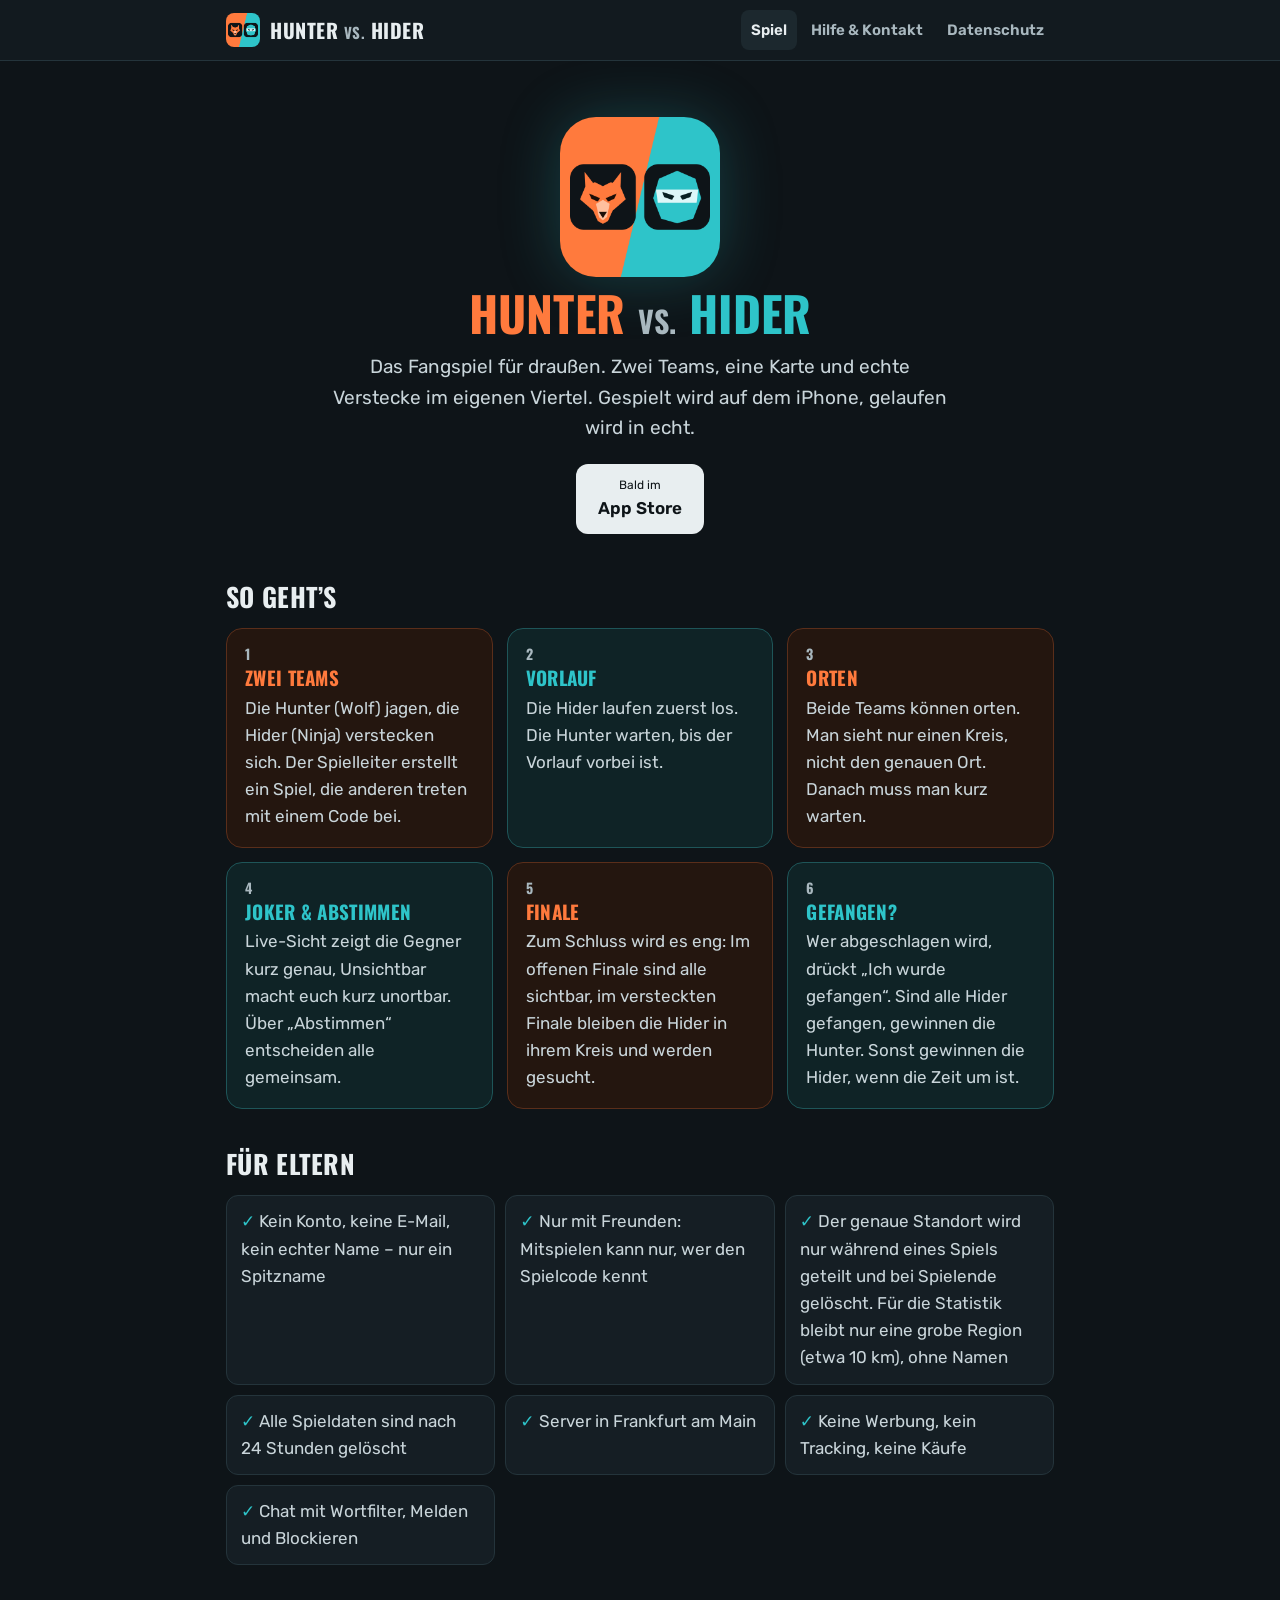
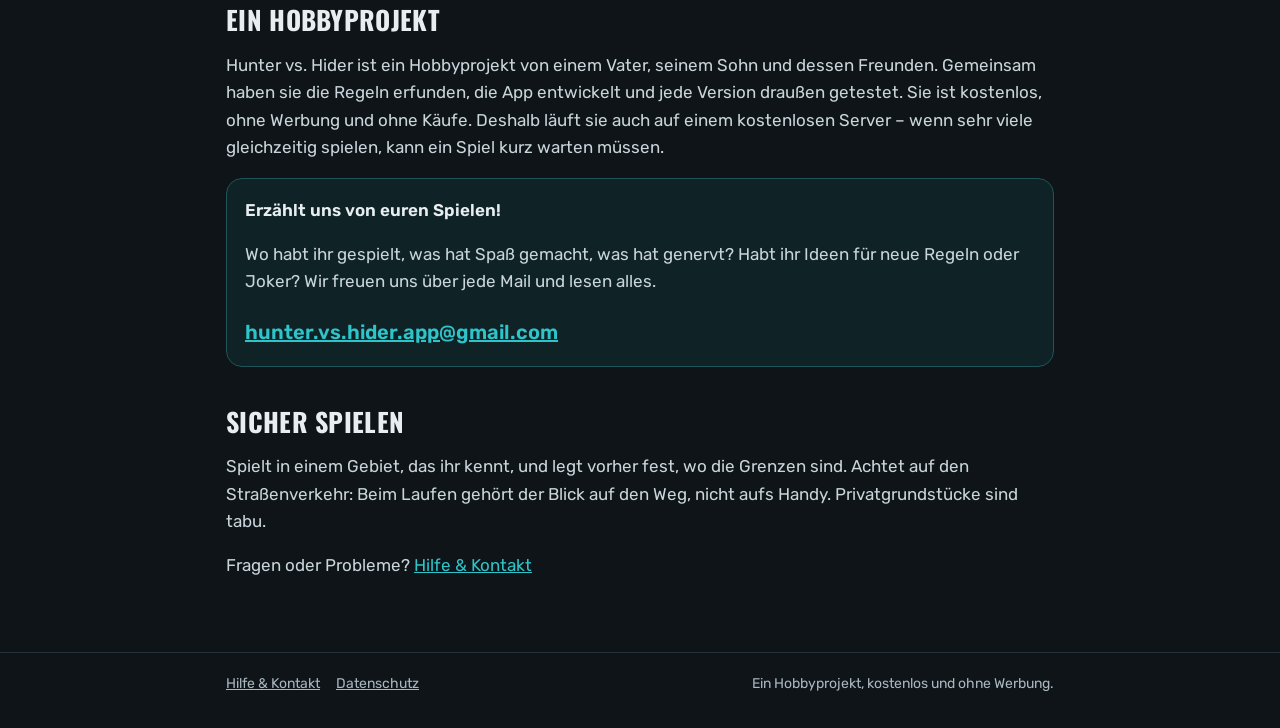
<file: index.html>
<!doctype html>
<html lang="de">
<head>
<meta charset="utf-8">
<meta name="viewport" content="width=device-width, initial-scale=1">
<title>Hunter vs. Hider – das GPS-Fangspiel für draußen</title>
<meta name="description" content="Hunter vs. Hider: Fangen spielen mit GPS. Zwei Teams, eine Karte, ohne Konto. Für iPhone.">
<link rel="icon" href="img/icon.png">
<link rel="stylesheet" href="style.css">
</head>
<body>
<header><div class="wrap">
  <a class="brand" href="index.html"><img src="img/icon.png" alt=""><span>Hunter <span class="vs">vs.</span> Hider</span></a>
  <nav>
    <a href="index.html" aria-current="page">Spiel</a>
    <a href="support.html">Hilfe &amp; Kontakt</a>
    <a href="datenschutz.html">Datenschutz</a>
  </nav>
</div></header>

<main><div class="wrap">
  <section class="hero">
    <img src="img/icon.png" alt="App-Symbol von Hunter vs. Hider">
    <h1><span class="hunter">Hunter</span> <span class="vs">vs.</span> <span class="hider">Hider</span></h1>
    <p class="lead">Das Fangspiel für draußen. Zwei Teams, eine Karte und echte Verstecke im eigenen Viertel. Gespielt wird auf dem iPhone, gelaufen wird in echt.</p>
    <a class="badge-store" href="#"><small>Bald im</small>App Store</a>
  </section>

  <h2>So geht’s</h2>
  <div class="cards">
    <div class="card hunter"><span class="num">1</span><h3>Zwei Teams</h3><p>Die Hunter (Wolf) jagen, die Hider (Ninja) verstecken sich. Der Spielleiter erstellt ein Spiel, die anderen treten mit einem Code bei.</p></div>
    <div class="card hider"><span class="num">2</span><h3>Vorlauf</h3><p>Die Hider laufen zuerst los. Die Hunter warten, bis der Vorlauf vorbei ist.</p></div>
    <div class="card hunter"><span class="num">3</span><h3>Orten</h3><p>Beide Teams können orten. Man sieht nur einen Kreis, nicht den genauen Ort. Danach muss man kurz warten.</p></div>
    <div class="card hider"><span class="num">4</span><h3>Joker &amp; Abstimmen</h3><p>Live-Sicht zeigt die Gegner kurz genau, Unsichtbar macht euch kurz unortbar. Über „Abstimmen“ entscheiden alle gemeinsam.</p></div>
    <div class="card hunter"><span class="num">5</span><h3>Finale</h3><p>Zum Schluss wird es eng: Im offenen Finale sind alle sichtbar, im versteckten Finale bleiben die Hider in ihrem Kreis und werden gesucht.</p></div>
    <div class="card hider"><span class="num">6</span><h3>Gefangen?</h3><p>Wer abgeschlagen wird, drückt „Ich wurde gefangen“. Sind alle Hider gefangen, gewinnen die Hunter. Sonst gewinnen die Hider, wenn die Zeit um ist.</p></div>
  </div>

  <h2>Für Eltern</h2>
  <ul class="facts">
    <li>Kein Konto, keine E-Mail, kein echter Name – nur ein Spitzname</li>
    <li>Nur mit Freunden: Mitspielen kann nur, wer den Spielcode kennt</li>
    <li>Der genaue Standort wird nur während eines Spiels geteilt und bei Spielende gelöscht. Für die Statistik bleibt nur eine grobe Region (etwa 10 km), ohne Namen</li>
    <li>Alle Spieldaten sind nach 24 Stunden gelöscht</li>
    <li>Server in Frankfurt am Main</li>
    <li>Keine Werbung, kein Tracking, keine Käufe</li>
    <li>Chat mit Wortfilter, Melden und Blockieren</li>
  </ul>

  <h2>Ein Hobbyprojekt</h2>
  <p>Hunter vs. Hider ist ein Hobbyprojekt von einem Vater, seinem Sohn und dessen Freunden. Gemeinsam haben sie die Regeln erfunden, die App entwickelt und jede Version draußen getestet. Sie ist kostenlos, ohne Werbung und ohne Käufe. Deshalb läuft sie auch auf einem kostenlosen Server – wenn sehr viele gleichzeitig spielen, kann ein Spiel kurz warten müssen.</p>
  <div class="box mail">
    <p style="margin-top:0"><strong>Erzählt uns von euren Spielen!</strong></p>
    <p>Wo habt ihr gespielt, was hat Spaß gemacht, was hat genervt? Habt ihr Ideen für neue Regeln oder Joker? Wir freuen uns über jede Mail und lesen alles.</p>
    <p class="big" style="margin-bottom:0"><a href="mailto:hunter.vs.hider.app@gmail.com">hunter.vs.hider.app@gmail.com</a></p>
  </div>

  <h2>Sicher spielen</h2>
  <p>Spielt in einem Gebiet, das ihr kennt, und legt vorher fest, wo die Grenzen sind. Achtet auf den Straßenverkehr: Beim Laufen gehört der Blick auf den Weg, nicht aufs Handy. Privatgrundstücke sind tabu.</p>
  <p>Fragen oder Probleme? <a href="support.html">Hilfe &amp; Kontakt</a></p>
</div></main>

<footer><div class="wrap">
  <a href="support.html">Hilfe &amp; Kontakt</a>
  <a href="datenschutz.html">Datenschutz</a>
  <span class="copy">Ein Hobbyprojekt, kostenlos und ohne Werbung.</span>
</div></footer>
</body>
</html>
</file>
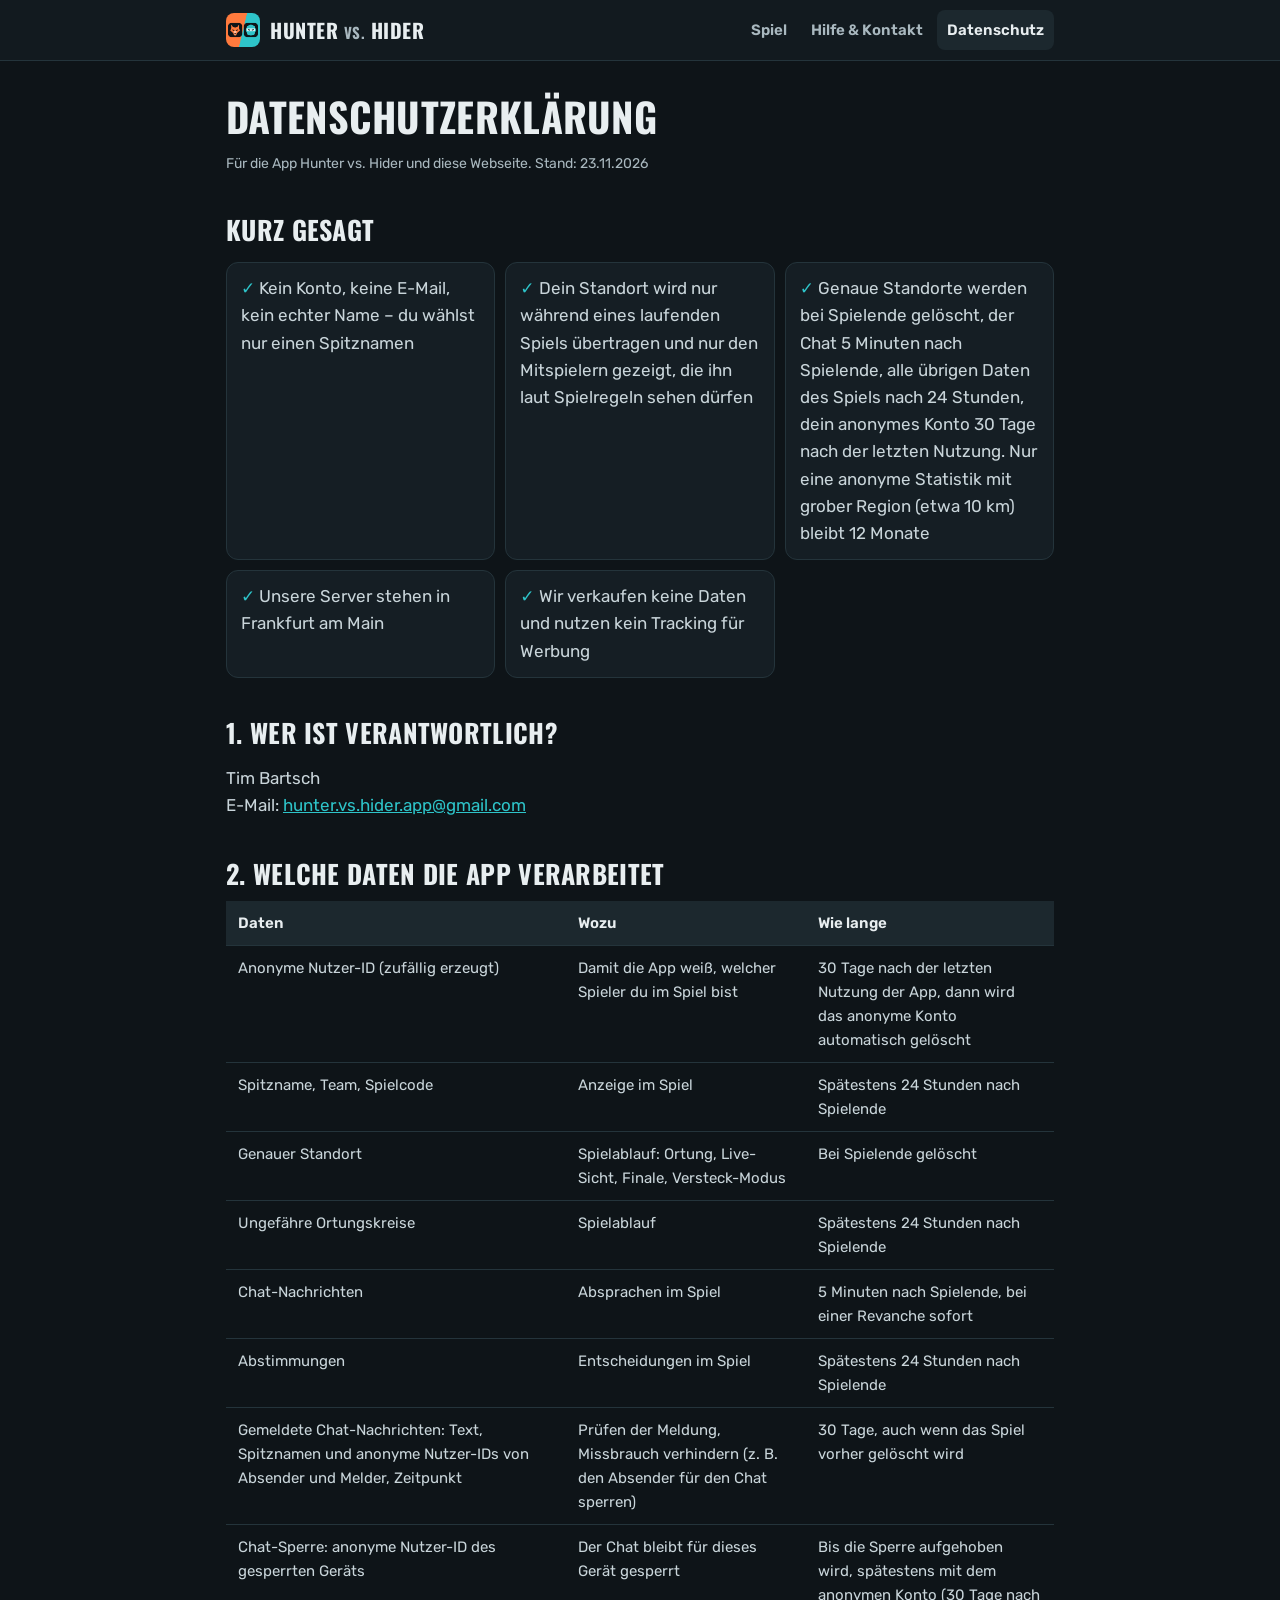
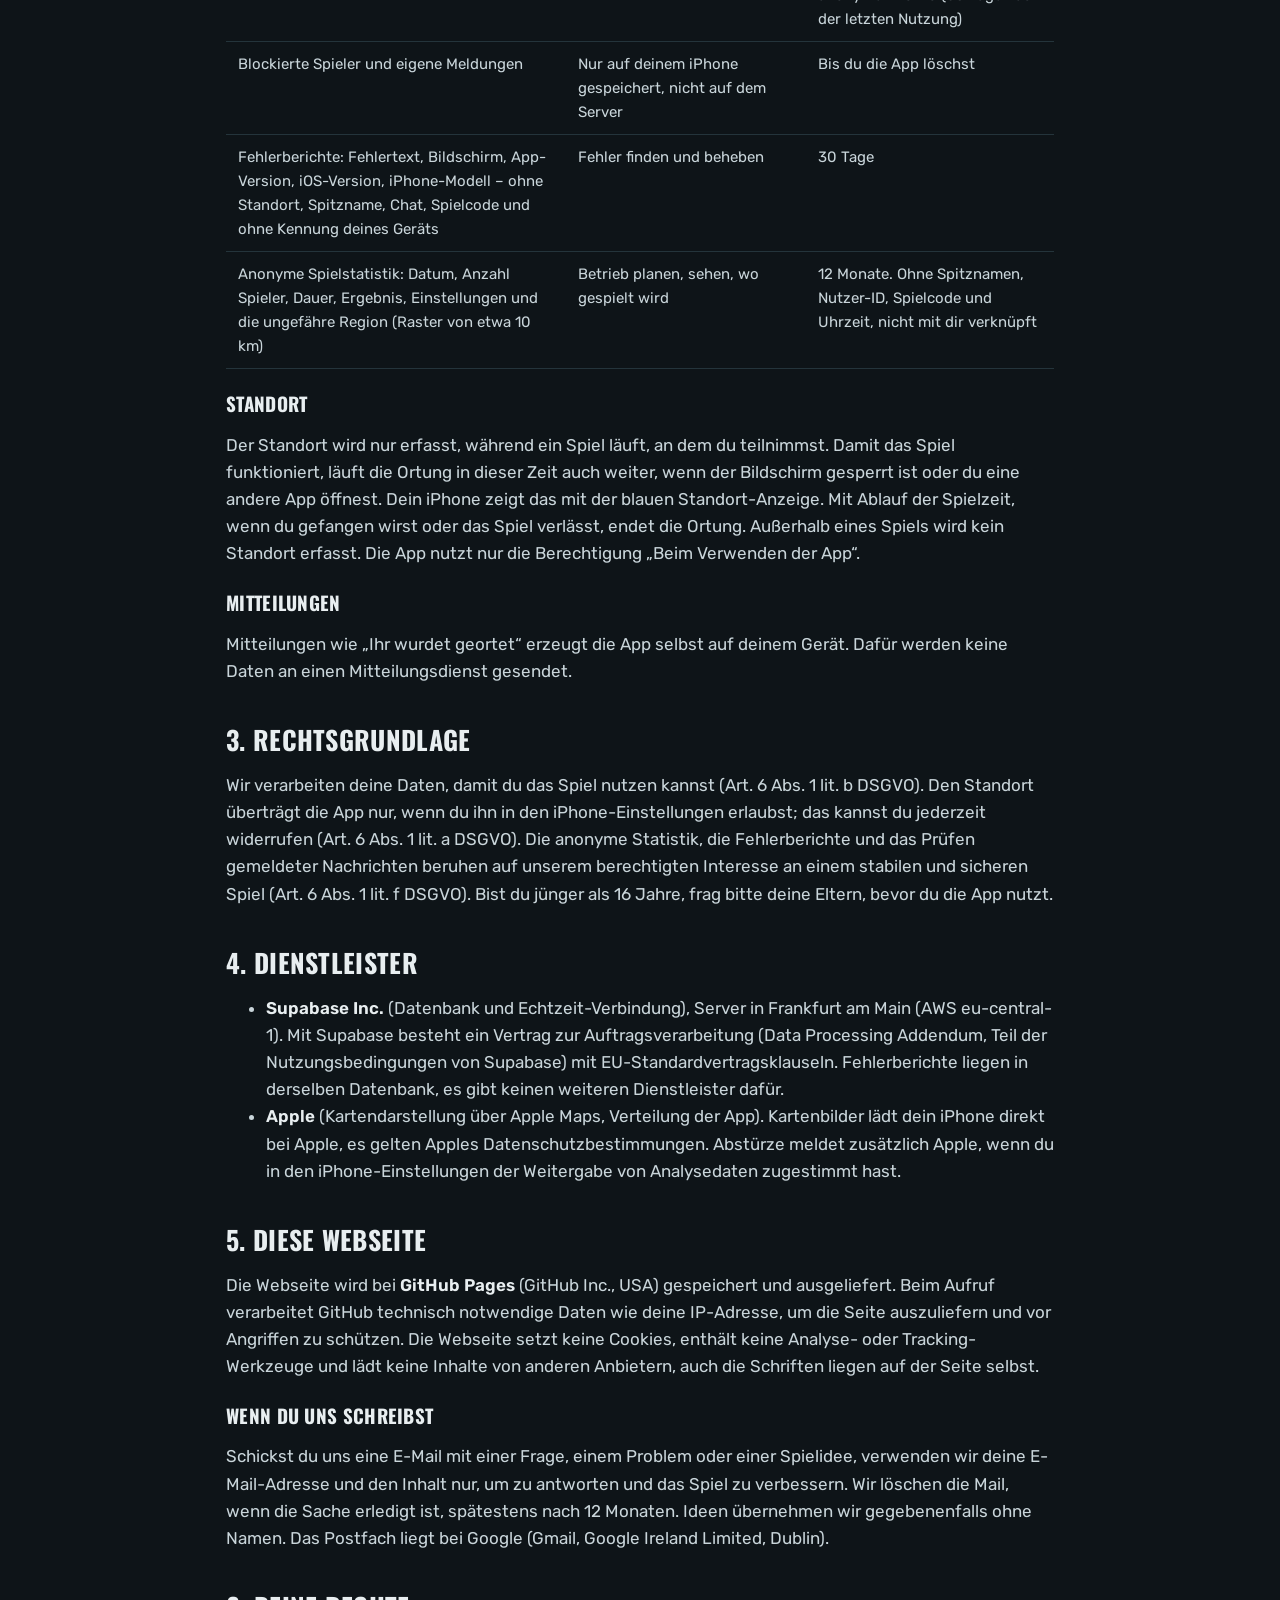
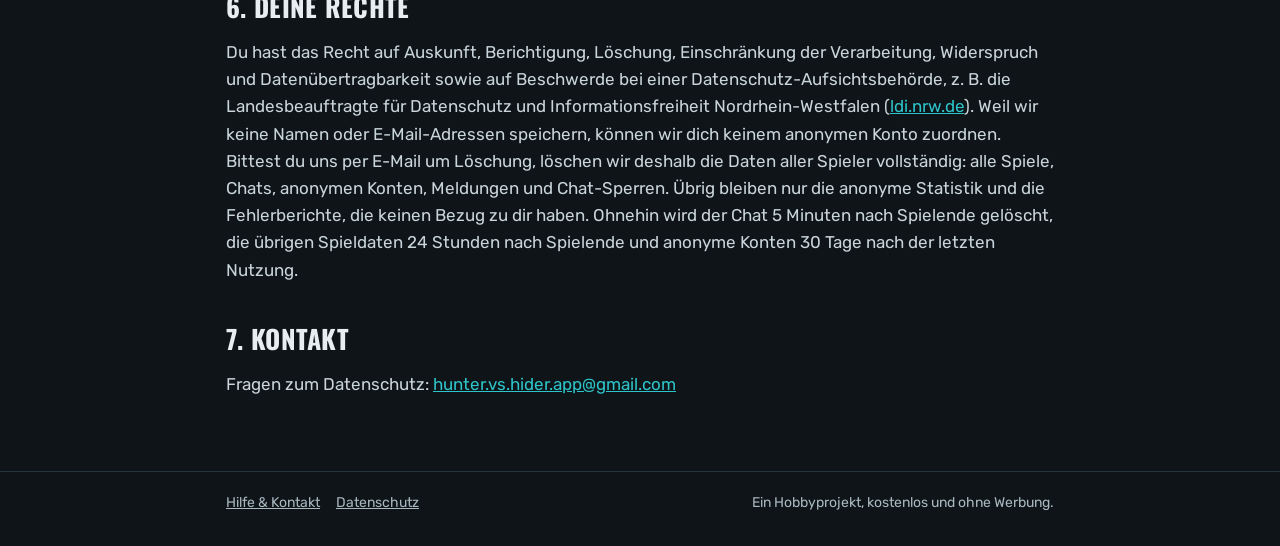
<file: datenschutz.html>
<!doctype html>
<html lang="de">
<head>
<meta charset="utf-8">
<meta name="viewport" content="width=device-width, initial-scale=1">
<title>Datenschutz – Hunter vs. Hider</title>
<link rel="icon" href="img/icon.png">
<link rel="stylesheet" href="style.css">
</head>
<body>
<header><div class="wrap">
  <a class="brand" href="index.html"><img src="img/icon.png" alt=""><span>Hunter <span class="vs">vs.</span> Hider</span></a>
  <nav>
    <a href="index.html">Spiel</a>
    <a href="support.html">Hilfe &amp; Kontakt</a>
    <a href="datenschutz.html" aria-current="page">Datenschutz</a>
  </nav>
</div></header>

<main><div class="wrap">
  <h1>Datenschutz&shy;erklärung</h1>
  <p class="stand">Für die App Hunter vs. Hider und diese Webseite. Stand: 23.11.2026</p>

  <h2>Kurz gesagt</h2>
  <ul class="facts">
    <li>Kein Konto, keine E-Mail, kein echter Name – du wählst nur einen Spitznamen</li>
    <li>Dein Standort wird nur während eines laufenden Spiels übertragen und nur den Mitspielern gezeigt, die ihn laut Spielregeln sehen dürfen</li>
    <li>Genaue Standorte werden bei Spielende gelöscht, der Chat 5 Minuten nach Spielende, alle übrigen Daten des Spiels nach 24 Stunden, dein anonymes Konto 30 Tage nach der letzten Nutzung. Nur eine anonyme Statistik mit grober Region (etwa 10 km) bleibt 12 Monate</li>
    <li>Unsere Server stehen in Frankfurt am Main</li>
    <li>Wir verkaufen keine Daten und nutzen kein Tracking für Werbung</li>
  </ul>

  <h2>1. Wer ist verantwortlich?</h2>
  <p>Tim Bartsch<br>
  E-Mail: <a href="mailto:hunter.vs.hider.app@gmail.com">hunter.vs.hider.app@gmail.com</a></p>

  <h2>2. Welche Daten die App verarbeitet</h2>
  <div class="table"><table>
    <thead><tr><th>Daten</th><th>Wozu</th><th>Wie lange</th></tr></thead>
    <tbody>
      <tr><td>Anonyme Nutzer-ID (zufällig erzeugt)</td><td>Damit die App weiß, welcher Spieler du im Spiel bist</td><td>30 Tage nach der letzten Nutzung der App, dann wird das anonyme Konto automatisch gelöscht</td></tr>
      <tr><td>Spitzname, Team, Spielcode</td><td>Anzeige im Spiel</td><td>Spätestens 24 Stunden nach Spielende</td></tr>
      <tr><td>Genauer Standort</td><td>Spielablauf: Ortung, Live-Sicht, Finale, Versteck-Modus</td><td>Bei Spielende gelöscht</td></tr>
      <tr><td>Ungefähre Ortungskreise</td><td>Spielablauf</td><td>Spätestens 24 Stunden nach Spielende</td></tr>
      <tr><td>Chat-Nachrichten</td><td>Absprachen im Spiel</td><td>5 Minuten nach Spielende, bei einer Revanche sofort</td></tr>
      <tr><td>Abstimmungen</td><td>Entscheidungen im Spiel</td><td>Spätestens 24 Stunden nach Spielende</td></tr>
      <tr><td>Gemeldete Chat-Nachrichten: Text, Spitznamen und anonyme Nutzer-IDs von Absender und Melder, Zeitpunkt</td><td>Prüfen der Meldung, Missbrauch verhindern (z. B. den Absender für den Chat sperren)</td><td>30 Tage, auch wenn das Spiel vorher gelöscht wird</td></tr>
      <tr><td>Chat-Sperre: anonyme Nutzer-ID des gesperrten Geräts</td><td>Der Chat bleibt für dieses Gerät gesperrt</td><td>Bis die Sperre aufgehoben wird, spätestens mit dem anonymen Konto (30 Tage nach der letzten Nutzung)</td></tr>
      <tr><td>Blockierte Spieler und eigene Meldungen</td><td>Nur auf deinem iPhone gespeichert, nicht auf dem Server</td><td>Bis du die App löschst</td></tr>
      <tr><td>Fehlerberichte: Fehlertext, Bildschirm, App-Version, iOS-Version, iPhone-Modell – ohne Standort, Spitzname, Chat, Spielcode und ohne Kennung deines Geräts</td><td>Fehler finden und beheben</td><td>30 Tage</td></tr>
      <tr><td>Anonyme Spielstatistik: Datum, Anzahl Spieler, Dauer, Ergebnis, Einstellungen und die ungefähre Region (Raster von etwa 10 km)</td><td>Betrieb planen, sehen, wo gespielt wird</td><td>12 Monate. Ohne Spitznamen, Nutzer-ID, Spielcode und Uhrzeit, nicht mit dir verknüpft</td></tr>
    </tbody>
  </table></div>

  <h3>Standort</h3>
  <p>Der Standort wird nur erfasst, während ein Spiel läuft, an dem du teilnimmst. Damit das Spiel funktioniert, läuft die Ortung in dieser Zeit auch weiter, wenn der Bildschirm gesperrt ist oder du eine andere App öffnest. Dein iPhone zeigt das mit der blauen Standort-Anzeige. Mit Ablauf der Spielzeit, wenn du gefangen wirst oder das Spiel verlässt, endet die Ortung. Außerhalb eines Spiels wird kein Standort erfasst. Die App nutzt nur die Berechtigung „Beim Verwenden der App“.</p>

  <h3>Mitteilungen</h3>
  <p>Mitteilungen wie „Ihr wurdet geortet“ erzeugt die App selbst auf deinem Gerät. Dafür werden keine Daten an einen Mitteilungsdienst gesendet.</p>

  <h2>3. Rechtsgrundlage</h2>
  <p>Wir verarbeiten deine Daten, damit du das Spiel nutzen kannst (Art. 6 Abs. 1 lit. b DSGVO). Den Standort überträgt die App nur, wenn du ihn in den iPhone-Einstellungen erlaubst; das kannst du jederzeit widerrufen (Art. 6 Abs. 1 lit. a DSGVO). Die anonyme Statistik, die Fehlerberichte und das Prüfen gemeldeter Nachrichten beruhen auf unserem berechtigten Interesse an einem stabilen und sicheren Spiel (Art. 6 Abs. 1 lit. f DSGVO). Bist du jünger als 16 Jahre, frag bitte deine Eltern, bevor du die App nutzt.</p>

  <h2>4. Dienstleister</h2>
  <ul>
    <li><strong>Supabase Inc.</strong> (Datenbank und Echtzeit-Verbindung), Server in Frankfurt am Main (AWS eu-central-1). Mit Supabase besteht ein Vertrag zur Auftragsverarbeitung (Data Processing Addendum, Teil der Nutzungsbedingungen von Supabase) mit EU-Standardvertragsklauseln. Fehlerberichte liegen in derselben Datenbank, es gibt keinen weiteren Dienstleister dafür.</li>
    <li><strong>Apple</strong> (Kartendarstellung über Apple Maps, Verteilung der App). Kartenbilder lädt dein iPhone direkt bei Apple, es gelten Apples Datenschutzbestimmungen. Abstürze meldet zusätzlich Apple, wenn du in den iPhone-Einstellungen der Weitergabe von Analysedaten zugestimmt hast.</li>
  </ul>

  <h2>5. Diese Webseite</h2>
  <p>Die Webseite wird bei <strong>GitHub Pages</strong> (GitHub Inc., USA) gespeichert und ausgeliefert. Beim Aufruf verarbeitet GitHub technisch notwendige Daten wie deine IP-Adresse, um die Seite auszuliefern und vor Angriffen zu schützen. Die Webseite setzt keine Cookies, enthält keine Analyse- oder Tracking-Werkzeuge und lädt keine Inhalte von anderen Anbietern, auch die Schriften liegen auf der Seite selbst.</p>

  <h3>Wenn du uns schreibst</h3>
  <p>Schickst du uns eine E-Mail mit einer Frage, einem Problem oder einer Spielidee, verwenden wir deine E-Mail-Adresse und den Inhalt nur, um zu antworten und das Spiel zu verbessern. Wir löschen die Mail, wenn die Sache erledigt ist, spätestens nach 12 Monaten. Ideen übernehmen wir gegebenenfalls ohne Namen. Das Postfach liegt bei Google (Gmail, Google Ireland Limited, Dublin).</p>

  <h2>6. Deine Rechte</h2>
  <p>Du hast das Recht auf Auskunft, Berichtigung, Löschung, Einschränkung der Verarbeitung, Widerspruch und Datenübertragbarkeit sowie auf Beschwerde bei einer Datenschutz-Aufsichtsbehörde, z. B. die Landesbeauftragte für Datenschutz und Informationsfreiheit Nordrhein-Westfalen (<a href="https://www.ldi.nrw.de" rel="noopener">ldi.nrw.de</a>). Weil wir keine Namen oder E-Mail-Adressen speichern, können wir dich keinem anonymen Konto zuordnen. Bittest du uns per E-Mail um Löschung, löschen wir deshalb die Daten aller Spieler vollständig: alle Spiele, Chats, anonymen Konten, Meldungen und Chat-Sperren. Übrig bleiben nur die anonyme Statistik und die Fehlerberichte, die keinen Bezug zu dir haben. Ohnehin wird der Chat 5 Minuten nach Spielende gelöscht, die übrigen Spieldaten 24 Stunden nach Spielende und anonyme Konten 30 Tage nach der letzten Nutzung.</p>

  <h2>7. Kontakt</h2>
  <p>Fragen zum Datenschutz: <a href="mailto:hunter.vs.hider.app@gmail.com">hunter.vs.hider.app@gmail.com</a></p>
</div></main>

<footer><div class="wrap">
  <a href="support.html">Hilfe &amp; Kontakt</a>
  <a href="datenschutz.html">Datenschutz</a>
  <span class="copy">Ein Hobbyprojekt, kostenlos und ohne Werbung.</span>
</div></footer>
</body>
</html>
</file>
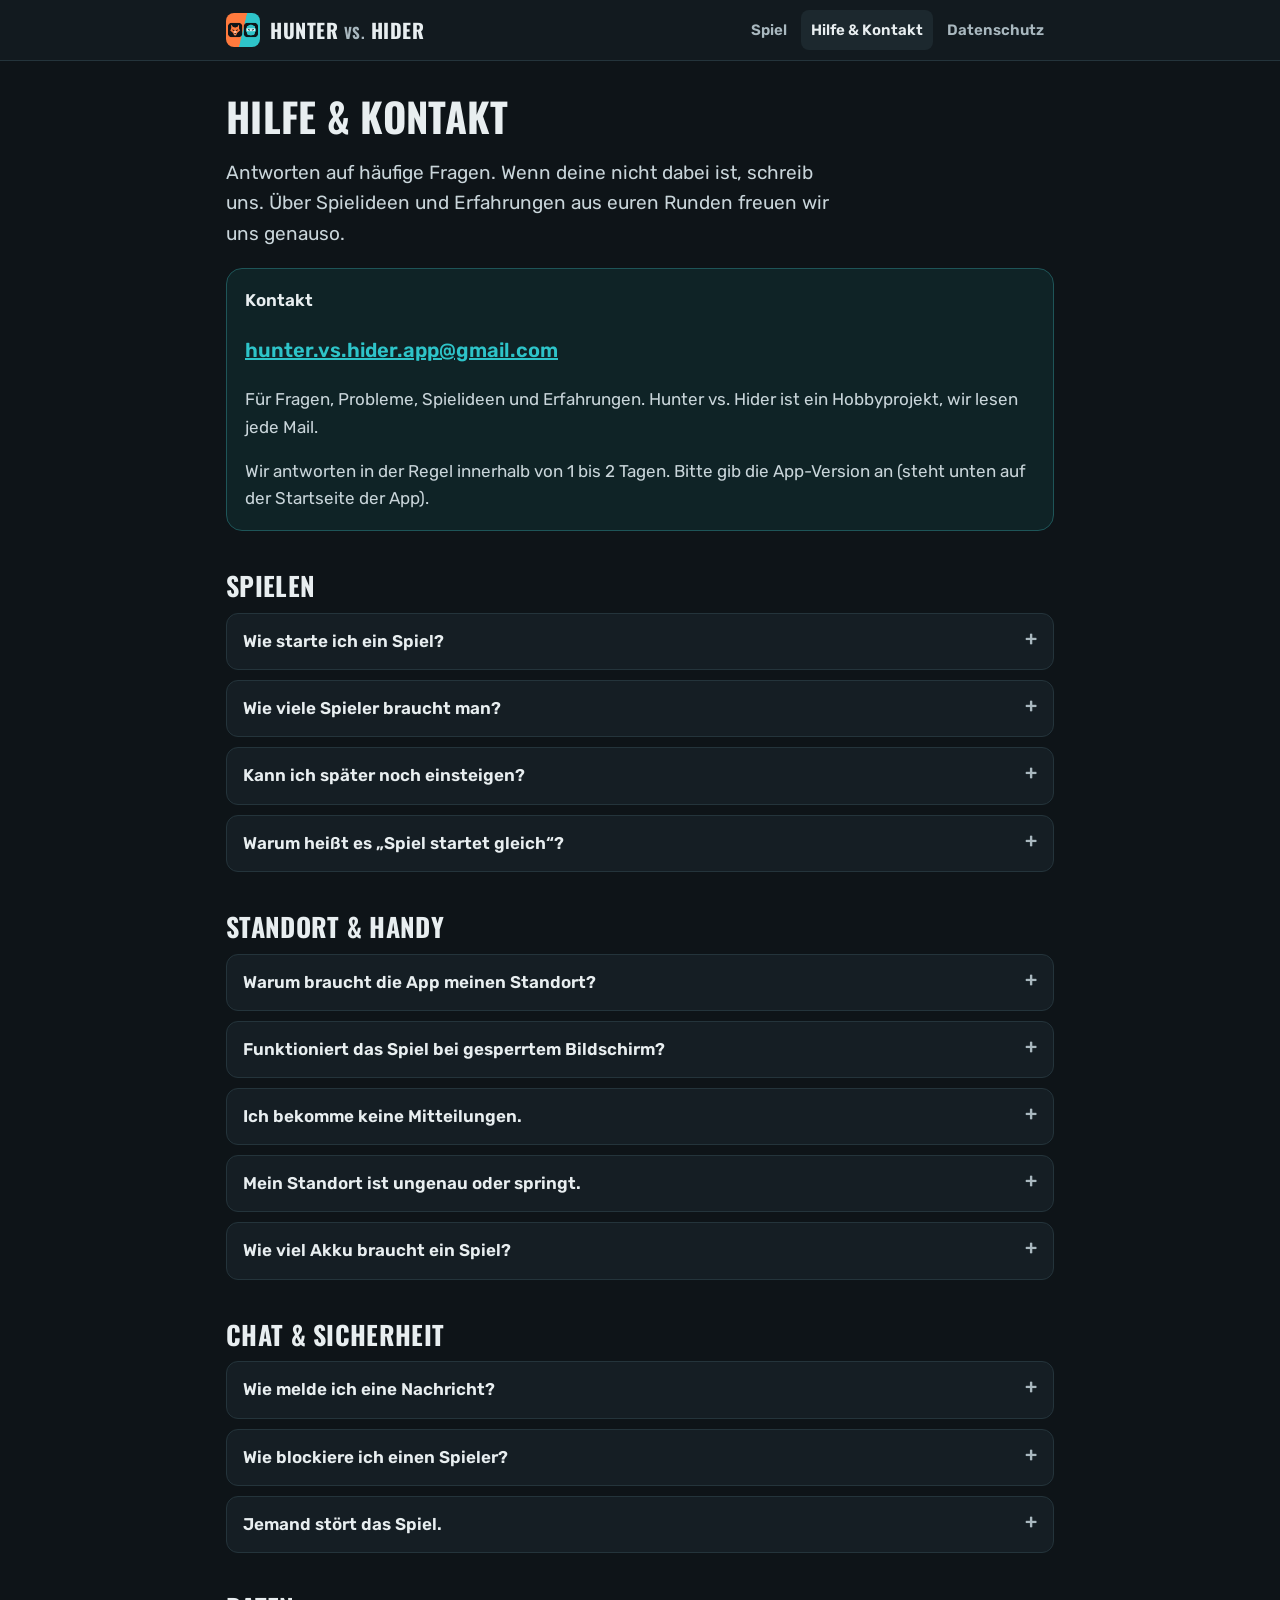
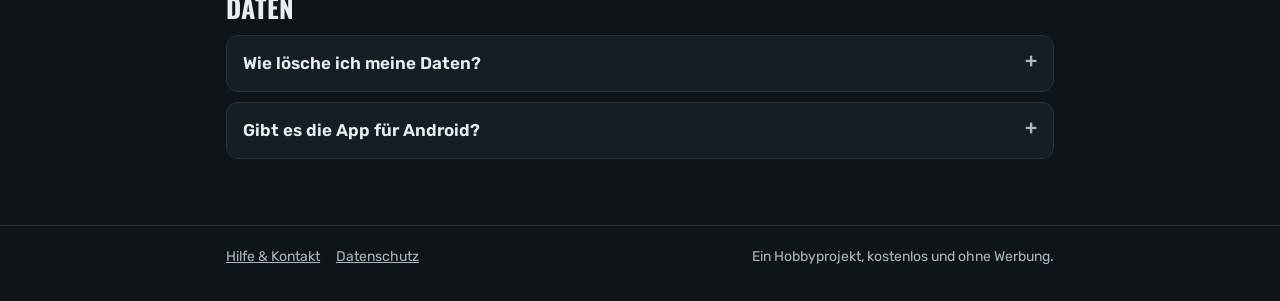
<file: support.html>
<!doctype html>
<html lang="de">
<head>
<meta charset="utf-8">
<meta name="viewport" content="width=device-width, initial-scale=1">
<title>Hilfe &amp; Kontakt – Hunter vs. Hider</title>
<link rel="icon" href="img/icon.png">
<link rel="stylesheet" href="style.css">
</head>
<body>
<header><div class="wrap">
  <a class="brand" href="index.html"><img src="img/icon.png" alt=""><span>Hunter <span class="vs">vs.</span> Hider</span></a>
  <nav>
    <a href="index.html">Spiel</a>
    <a href="support.html" aria-current="page">Hilfe &amp; Kontakt</a>
    <a href="datenschutz.html">Datenschutz</a>
  </nav>
</div></header>

<main><div class="wrap">
  <h1>Hilfe &amp; Kontakt</h1>
  <p class="lead">Antworten auf häufige Fragen. Wenn deine nicht dabei ist, schreib uns. Über Spielideen und Erfahrungen aus euren Runden freuen wir uns genauso.</p>

  <div class="box mail">
    <p style="margin-top:0"><strong>Kontakt</strong></p>
    <p class="big"><a href="mailto:hunter.vs.hider.app@gmail.com">hunter.vs.hider.app@gmail.com</a></p>
    <p>Für Fragen, Probleme, Spielideen und Erfahrungen. Hunter vs. Hider ist ein Hobbyprojekt, wir lesen jede Mail.</p>
    <p style="margin-bottom:0">Wir antworten in der Regel innerhalb von 1 bis 2 Tagen. Bitte gib die App-Version an (steht unten auf der Startseite der App).</p>
  </div>

  <h2>Spielen</h2>
  <details><summary>Wie starte ich ein Spiel?</summary><div>
    <p>Tippe auf „Spiel erstellen“ und gib deinen Spitznamen ein. Du bist dann Spielleiter. Teile den Spielcode, den QR-Code oder den Link mit deinen Freunden. Sie tippen auf „Spiel beitreten“. In der Lobby teilst du die Teams ein und stellst Vorlauf, Spieldauer, Joker und Finale ein.</p>
  </div></details>
  <details><summary>Wie viele Spieler braucht man?</summary><div>
    <p>Mindestens zwei, einen Hunter und einen Hider. Am meisten Spaß macht es ab vier Spielern.</p>
  </div></details>
  <details><summary>Kann ich später noch einsteigen?</summary><div>
    <p>Ja. Wer den Spielcode kennt, kann auch ein laufendes Spiel anfragen. Der Spielleiter bestätigt die Anfrage und wählt das Team.</p>
  </div></details>
  <details><summary>Warum heißt es „Spiel startet gleich“?</summary><div>
    <p>Hunter vs. Hider ist ein privates Projekt und läuft auf einem kostenlosen Server. Wenn gerade sehr viele Spiele laufen, kommt dein Spiel kurz in eine Warteschlange und startet automatisch, sobald ein Platz frei ist.</p>
  </div></details>

  <h2>Standort &amp; Handy</h2>
  <details><summary>Warum braucht die App meinen Standort?</summary><div>
    <p>Ohne Standort gibt es keine Ortung und keine Karte. Die App fragt nur „Beim Verwenden der App“. Dein Standort wird nur während eines laufenden Spiels übertragen, der genaue Standort wird bei Spielende gelöscht. Für eine anonyme Statistik bleibt pro Spiel nur eine grobe Region von etwa 10 km, ohne Spitznamen und ohne Bezug zu dir.</p>
  </div></details>
  <details><summary>Funktioniert das Spiel bei gesperrtem Bildschirm?</summary><div>
    <p>Ja. Während eines Spiels sendet die App deinen Standort weiter, auch wenn der Bildschirm gesperrt ist. Dein iPhone zeigt das mit der blauen Standort-Anzeige oben. Wichtige Meldungen wie „Ihr wurdet geortet“ oder neue Chat-Nachrichten kommen dann als Mitteilung. Mit dem Spielende endet die Ortung.</p>
  </div></details>
  <details><summary>Ich bekomme keine Mitteilungen.</summary><div>
    <p>Öffne die iPhone-Einstellungen, dann „Mitteilungen“ und „Hunter vs. Hider“, und erlaube Mitteilungen. Prüfe auch, ob ein Fokus wie „Nicht stören“ aktiv ist.</p>
  </div></details>
  <details><summary>Mein Standort ist ungenau oder springt.</summary><div>
    <p>Zwischen hohen Häusern, unter Bäumen und in Gebäuden ist GPS ungenauer. Prüfe in den iPhone-Einstellungen unter „Datenschutz &amp; Sicherheit“, „Ortungsdienste“, „Hunter vs. Hider“, ob „Genauer Standort“ eingeschaltet ist.</p>
  </div></details>
  <details><summary>Wie viel Akku braucht ein Spiel?</summary><div>
    <p>GPS und Bildschirm verbrauchen Strom. Für ein Spiel von 30 bis 60 Minuten reicht ein gut geladenes iPhone. Wer lange spielt, nimmt eine Powerbank mit.</p>
  </div></details>

  <h2>Chat &amp; Sicherheit</h2>
  <details><summary>Wie melde ich eine Nachricht?</summary><div>
    <p>Drücke im Chat lange auf die Nachricht und wähle „Nachricht melden“. Die Nachricht verschwindet sofort für dich. Melden zwei Spieler dieselbe Nachricht, verschwindet sie für alle. Wir prüfen Meldungen regelmäßig und sperren bei Verstößen den Chat für das Gerät des Absenders. Der Chat eines Spiels wird ohnehin 5 Minuten nach Spielende gelöscht.</p>
  </div></details>
  <details><summary>Wie blockiere ich einen Spieler?</summary><div>
    <p>Drücke im Chat lange auf eine Nachricht des Spielers und wähle „… blockieren“, oder öffne im Spiel „Menü“ und tippe in der Spielerliste auf „Blockieren“. Du siehst dann keine Nachrichten dieses Spielers mehr, auch nicht in späteren Spielen. Aufheben kannst du das im Menü.</p>
  </div></details>
  <details><summary>Jemand stört das Spiel.</summary><div>
    <p>Der Spielleiter kann unter „Spielleitung“ einen Spieler aus dem Spiel entfernen. Er kann dann nur noch eine Beitrittsanfrage stellen, die der Spielleiter ablehnen kann.</p>
  </div></details>

  <h2>Daten</h2>
  <details><summary>Wie lösche ich meine Daten?</summary><div>
    <p>Das passiert automatisch: Genaue Standorte werden bei Spielende gelöscht, der Chat 5 Minuten danach, alle anderen Daten eines Spiels nach 24 Stunden und dein anonymes Konto 30 Tage nach der letzten Nutzung. Willst du es sofort, schreib uns eine E-Mail. Weil wir niemanden zuordnen können, löschen wir dann die Daten aller Spieler. Mehr dazu in der <a href="datenschutz.html">Datenschutzerklärung</a>.</p>
  </div></details>
  <details><summary>Gibt es die App für Android?</summary><div>
    <p>Noch nicht. Bisher gibt es Hunter vs. Hider nur für das iPhone.</p>
  </div></details>
</div></main>

<footer><div class="wrap">
  <a href="support.html">Hilfe &amp; Kontakt</a>
  <a href="datenschutz.html">Datenschutz</a>
  <span class="copy">Ein Hobbyprojekt, kostenlos und ohne Werbung.</span>
</div></footer>
</body>
</html>
</file>
<file: style.css>
/* Webseite Hunter vs. Hider: Farben und Schriften wie in der App (src/lib/theme.ts).
   Schriften liegen hier im Ordner, damit keine Daten an Google gehen. */
@font-face { font-family: 'Oswald'; src: url('fonts/Oswald_700Bold.ttf') format('truetype'); font-weight: 700; font-display: swap; }
@font-face { font-family: 'Rubik'; src: url('fonts/Rubik_400Regular.ttf') format('truetype'); font-weight: 400; font-display: swap; }
@font-face { font-family: 'Rubik'; src: url('fonts/Rubik_600SemiBold.ttf') format('truetype'); font-weight: 600; font-display: swap; }

:root {
  --bg: #0E1418;
  --surface: #151E24;
  --surface2: #1C282E;
  --border: #24343B;
  --text: #E8EEF0;
  --soft: #C9D5DA;
  --muted: #A9B8BF;
  --hunter: #FF7A3D;
  --hunter-bg: #24160F;
  --hunter-border: #5A2E1A;
  --hider: #2EC4C9;
  --hider-bg: #0F2326;
  --hider-border: #1E5558;
}

* { box-sizing: border-box; }
html { -webkit-text-size-adjust: 100%; }
body {
  margin: 0;
  background: var(--bg);
  color: var(--soft);
  font: 400 17px/1.6 'Rubik', system-ui, -apple-system, sans-serif;
}
a { color: var(--hider); }
a:hover { color: #5FD6DA; }
strong { color: var(--text); font-weight: 600; }

.wrap { max-width: 860px; margin: 0 auto; padding: 0 16px; }

/* Kopfzeile */
header { border-bottom: 1px solid var(--border); background: #121A1F; position: sticky; top: 0; z-index: 2; }
header .wrap { display: flex; align-items: center; gap: 12px; min-height: 60px; flex-wrap: wrap; }
.brand { display: flex; align-items: center; gap: 10px; text-decoration: none; color: var(--text); }
.brand img { width: 34px; height: 34px; border-radius: 8px; }
.brand span { font: 700 20px/1 'Oswald', sans-serif; text-transform: uppercase; letter-spacing: .5px; }
.brand .vs { color: var(--muted); font-size: 15px; }
nav { margin-left: auto; display: flex; gap: 4px; flex-wrap: wrap; }
nav a { color: var(--muted); text-decoration: none; padding: 8px 10px; border-radius: 8px; font-size: 15px; font-weight: 600; }
nav a:hover { color: var(--text); background: var(--surface); }
nav a[aria-current="page"] { color: var(--text); background: var(--surface2); }

/* Inhalt */
main { padding: 32px 0 56px; }
h1, h2, h3 { font-family: 'Oswald', sans-serif; font-weight: 700; color: var(--text); text-transform: uppercase; letter-spacing: .3px; line-height: 1.15; }
h1 { font-size: 40px; margin: 0 0 12px; }
h2 { font-size: 26px; margin: 40px 0 12px; }
h3 { font-size: 19px; margin: 24px 0 6px; }
.lead { font-size: 19px; color: var(--soft); max-width: 620px; }
.stand { color: var(--muted); font-size: 14px; }

/* Start: großer Kopf */
.hero { text-align: center; padding: 24px 0 8px; }
.hero img { width: 160px; height: 160px; border-radius: 36px; box-shadow: 0 0 60px rgba(46,196,201,.25); }
.hero h1 { font-size: 48px; }
.hero h1 .hunter { color: var(--hunter); }
.hero h1 .hider { color: var(--hider); }
.hero h1 .vs { color: var(--muted); font-size: 30px; }
.hero .lead { margin: 0 auto 20px; }
.badge-store { display: inline-block; padding: 12px 22px; border-radius: 12px; background: var(--text); color: var(--bg); font-weight: 600; text-decoration: none; }
.badge-store small { display: block; font-weight: 400; font-size: 12px; }

/* Karten */
.cards { display: grid; grid-template-columns: repeat(auto-fit, minmax(240px, 1fr)); gap: 14px; margin-top: 16px; }
.card { border-radius: 16px; padding: 18px 18px 16px; border: 1px solid var(--border); background: var(--surface); }
.card.hunter { background: var(--hunter-bg); border-color: var(--hunter-border); }
.card.hider { background: var(--hider-bg); border-color: var(--hider-border); }
.card h3 { margin-top: 0; }
.card.hunter h3 { color: var(--hunter); }
.card.hider h3 { color: var(--hider); }
.card p { margin: 0; }
.num { font: 700 14px/1 'Oswald', sans-serif; color: var(--muted); margin-bottom: 6px; display: block; }

.facts { list-style: none; padding: 0; display: grid; grid-template-columns: repeat(auto-fit, minmax(240px, 1fr)); gap: 10px; }
.facts li { background: var(--surface); border: 1px solid var(--border); border-radius: 12px; padding: 12px 14px; }
.facts li::before { content: '✓  '; color: var(--hider); font-weight: 600; }

/* Häufige Fragen */
details { background: var(--surface); border: 1px solid var(--border); border-radius: 12px; margin: 10px 0; }
summary { cursor: pointer; padding: 14px 16px; font-weight: 600; color: var(--text); list-style: none; }
summary::-webkit-details-marker { display: none; }
summary::after { content: '+'; float: right; color: var(--muted); font-size: 20px; line-height: 1; }
details[open] summary::after { content: '–'; }
details > div { padding: 0 16px 14px; }
details p:first-child { margin-top: 0; }

.box { background: var(--surface); border: 1px solid var(--border); border-radius: 16px; padding: 18px; }
.box.mail { border-color: var(--hider-border); background: var(--hider-bg); }
.big { font-size: 20px; font-weight: 600; }

/* Tabellen (Datenschutz) */
.table { overflow-x: auto; }
table { border-collapse: collapse; width: 100%; min-width: 560px; font-size: 15px; }
th, td { text-align: left; vertical-align: top; padding: 10px 12px; border-bottom: 1px solid var(--border); }
th { color: var(--text); font-weight: 600; background: var(--surface2); }

/* Platzhalter, die Tim noch ausfüllt (vor dem Veröffentlichen entfernen) */
.todo { background: #4a3b00; color: #FFE27A; border-radius: 4px; padding: 0 4px; font-weight: 600; }
.draft { background: #4a3b00; color: #FFE27A; text-align: center; padding: 8px 16px; font-size: 14px; }

footer { border-top: 1px solid var(--border); padding: 20px 0 32px; color: var(--muted); font-size: 14px; }
footer .wrap { display: flex; gap: 16px; flex-wrap: wrap; }
footer a { color: var(--muted); }
footer .copy { margin-left: auto; }

@media (max-width: 560px) {
  h1 { font-size: 32px; }
  .hero h1 { font-size: 38px; }
  .hero img { width: 120px; height: 120px; border-radius: 27px; }
  nav { margin-left: 0; width: 100%; padding-bottom: 8px; }
  nav a { padding: 6px 8px; font-size: 14px; }
  footer .copy { margin-left: 0; }
}
</file>
